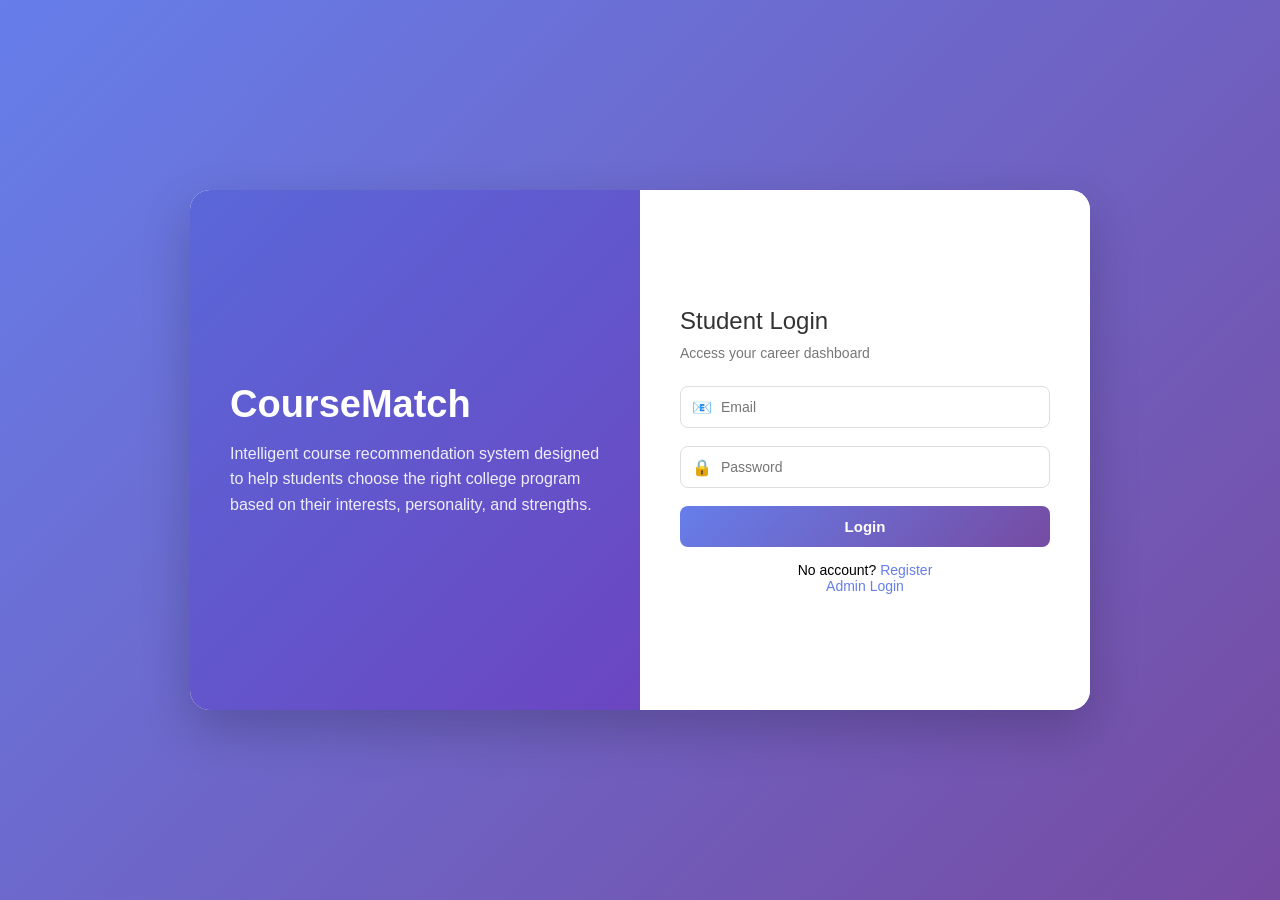
<file: Course Recommender System/index.html>
<!DOCTYPE html>
<html>
<head>
<title>CourseMatch - Login</title>
<link rel="stylesheet" href="style.css">
</head>
<body class="auth-page">

<div class="wrapper">

<!-- Left Section -->   
<div class="left">
    <h1>CourseMatch</h1>
    <p>
        Intelligent course recommendation system designed to help students
        choose the right college program based on their interests,
        personality, and strengths.
    </p>
</div>

<!-- Right Section -->
<div class="right">
    <div class="form-box">

        <div class="form-title">Student Login</div>
        <div class="form-sub">Access your career dashboard</div>

        <div class="input-group">
            <span>📧</span>
            <input id="email" placeholder="Email">
        </div>

        <div class="input-group">
            <span>🔒</span>
            <input id="password" type="password" placeholder="Password">
        </div>

        <button onclick="login()">Login</button>

        <div class="links">
            <p>No account? <a href="register.html">Register</a></p>
            <p><a href="admin-login.html">Admin Login</a></p>
        </div>

    </div>
</div>

</div>

<script src="script.js"></script>
</body>
</html>
</file>
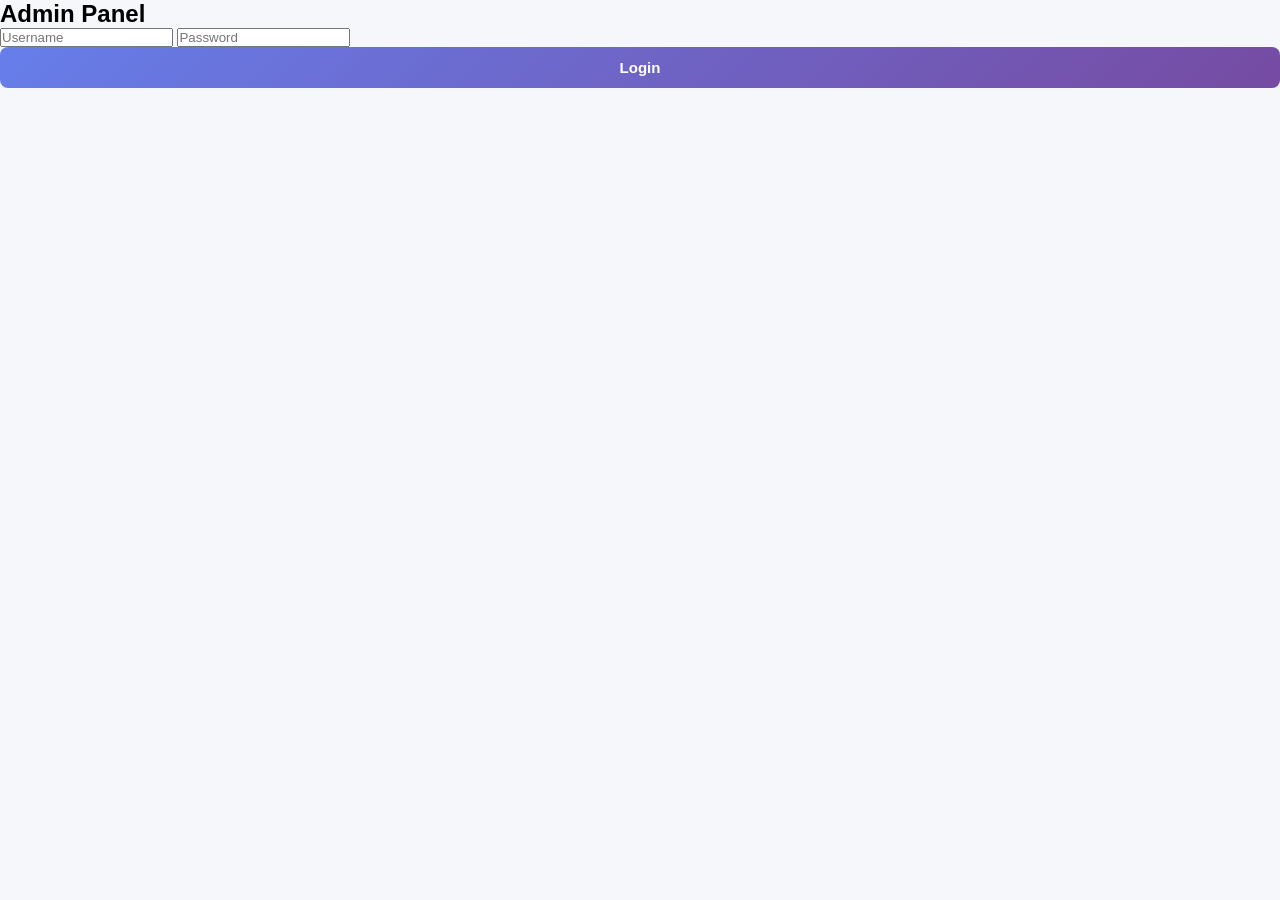
<file: Course Recommender System/admin-login.html>
<!DOCTYPE html>
    <html>
    <head>
    <title>Admin Login</title>
    <link rel="stylesheet" href="style.css">
    </head>
    <body>

    <div class="container">
    <h2>Admin Panel</h2>

    <input id="adminUser" placeholder="Username">
    <input id="adminPass" type="password" placeholder="Password">

    <button onclick="adminLogin()">Login</button>
    </div>

    <script src="script.js"></script>
    </body>
    </html>
</file>
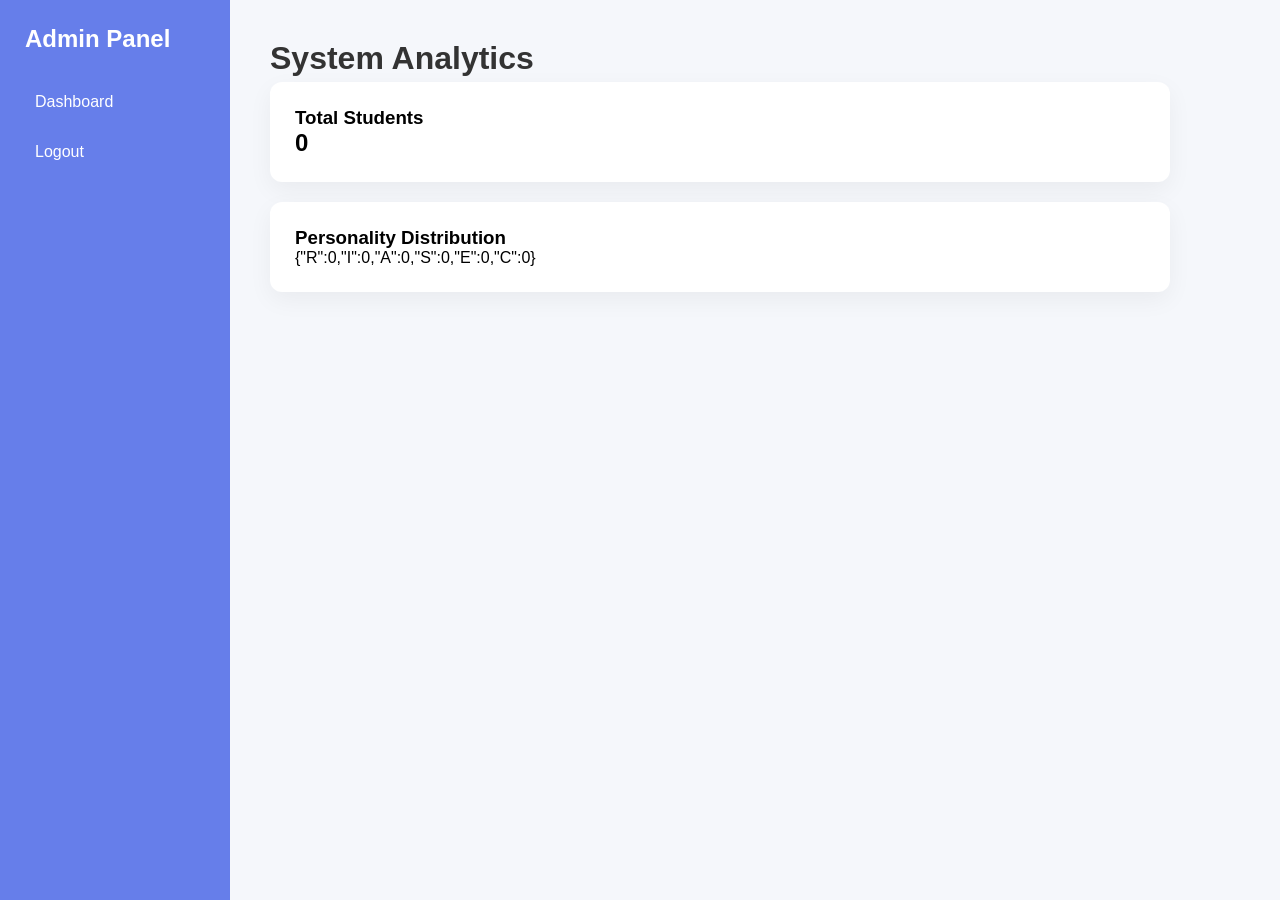
<file: Course Recommender System/admin.html>
<!DOCTYPE html>
<html>
<head>
<title>Admin Dashboard</title>
<link rel="stylesheet" href="style.css">
</head>

<body>

<div class="app">

<div class="sidebar">
<h2>Admin Panel</h2>
<a href="admin.html">Dashboard</a>
<a href="#" onclick="logout()">Logout</a>
</div>

<div class="content">

<div class="page-header">
<h1>System Analytics</h1>
</div>

<div class="card">
<h3>Total Students</h3>
<h2 id="total"></h2>
</div>

<div class="card">
<h3>Personality Distribution</h3>
<div id="traits"></div>
</div>

</div>
</div>

<script>

let students=JSON.parse(localStorage.getItem("students"))||[];

document.getElementById("total").innerText=students.length;

let traits={R:0,I:0,A:0,S:0,E:0,C:0};

students.forEach(s=>{

if(s.riasec){

for(let t in s.riasec){
traits[t]+=s.riasec[t];
}

}

});

document.getElementById("traits").innerHTML=JSON.stringify(traits);

</script>

</body>
</html>
</file>
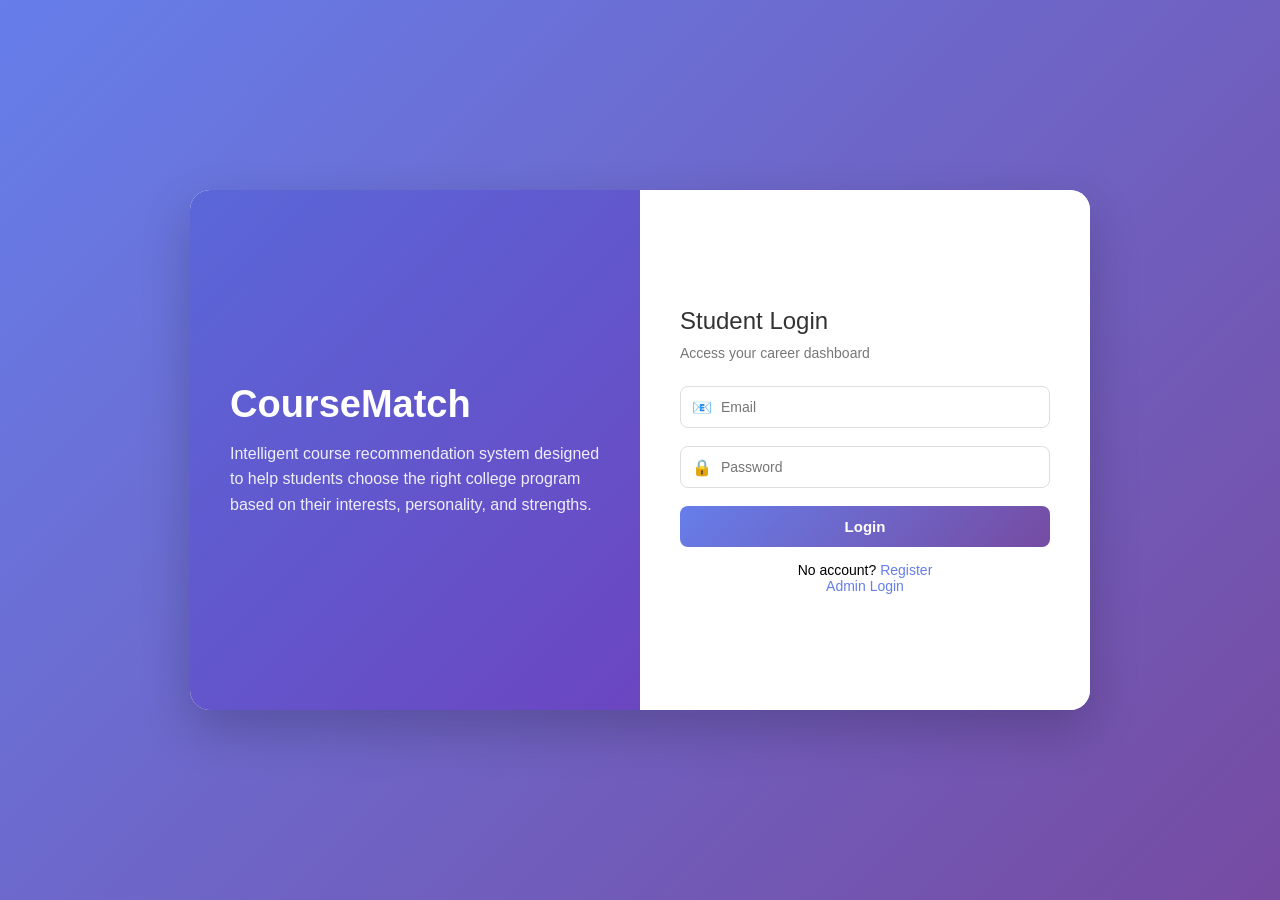
<file: Course Recommender System/dashboard.html>
<!DOCTYPE html>
<html>
<head>
<title>Career Assessment</title>
<link rel="stylesheet" href="style.css">
</head>

<body>

<div class="app">

<div class="sidebar">
<h2>🎓 CourseMatch</h2>

<a href="dashboard.html"><span>📊</span> Assessment</a>
<a href="result.html"><span>🎯</span> Recommendations</a>
<a href="#" onclick="logout()"><span>🚪</span> Logout</a>
</div>

<div class="content">

<div class="page-header">
<h1 id="welcome"></h1>
<p>Answer each question honestly to discover your ideal college program.</p>
</div>

<div class="card assessment-card">

<div class="progress">
<div id="progressBar"></div>
</div>

<h2 id="questionText"></h2>

<div class="answers">
<button onclick="selectAnswer(event,'agree')">👍 Agree</button>
<button onclick="selectAnswer(event,'neutral')">🤔 Neutral</button>
<button onclick="selectAnswer(event,'disagree')">👎 Disagree</button>
</div>

<div class="nav-buttons">
<button onclick="prevQuestion()">Previous</button>
<button onclick="nextQuestion()">Next</button>
</div>

</div>

</div>
</div>

<script src="script.js"></script>

<script>

let user = JSON.parse(localStorage.getItem("currentUser"));

if(!user){
window.location="index.html";
}else{
document.getElementById("welcome").innerText="Welcome, "+user.name;
}

const questions=[

{q:"I enjoy repairing machines.",type:"R"},
{q:"I like building things.",type:"R"},
{q:"I prefer hands-on work.",type:"R"},

{q:"I enjoy solving complex problems.",type:"I"},
{q:"I like doing scientific research.",type:"I"},
{q:"I enjoy analyzing data.",type:"I"},

{q:"I enjoy drawing or creative design.",type:"A"},
{q:"I like expressing ideas creatively.",type:"A"},
{q:"I enjoy making videos or digital media.",type:"A"},

{q:"I enjoy helping people.",type:"S"},
{q:"I enjoy teaching others.",type:"S"},
{q:"I prefer working with people.",type:"S"},

{q:"I enjoy leading projects.",type:"E"},
{q:"I like business activities.",type:"E"},
{q:"I enjoy persuading people.",type:"E"},

{q:"I enjoy organizing data.",type:"C"},
{q:"I enjoy working with numbers.",type:"C"},
{q:"I prefer structured work.",type:"C"}

];

let current=0;
let answers=[];

function loadQuestion(){

document.getElementById("questionText").innerText=
questions[current].q;

let progress=((current+1)/questions.length)*100;

document.getElementById("progressBar").style.width=
progress+"%";

}

function selectAnswer(event,value){

answers[current]=value;

let buttons=document.querySelectorAll(".answers button");

buttons.forEach(btn=>btn.classList.remove("selected"));

event.target.classList.add("selected");

setTimeout(()=>{nextQuestion()},300);

}

function nextQuestion(){

if(current<questions.length-1){
current++;
loadQuestion();
}else{
finishAssessment();
}

}

function prevQuestion(){

if(current>0){
current--;
loadQuestion();
}

}

function finishAssessment(){

let score={R:0,I:0,A:0,S:0,E:0,C:0};

answers.forEach((a,i)=>{

if(a==="agree"){
let type=questions[i].type;
score[type]++;
}

});

let sorted=
Object.entries(score).sort((a,b)=>b[1]-a[1]);

user.personality=sorted[0][0];
user.riasec=score;

localStorage.setItem("currentUser",JSON.stringify(user));

window.location="result.html";

}

loadQuestion();

</script>

<script>
document.body.style.opacity = 0;
window.onload = () => {
document.body.style.transition = "opacity 0.5s";
document.body.style.opacity = 1;
};
</script>

</body>
</html>
</file>
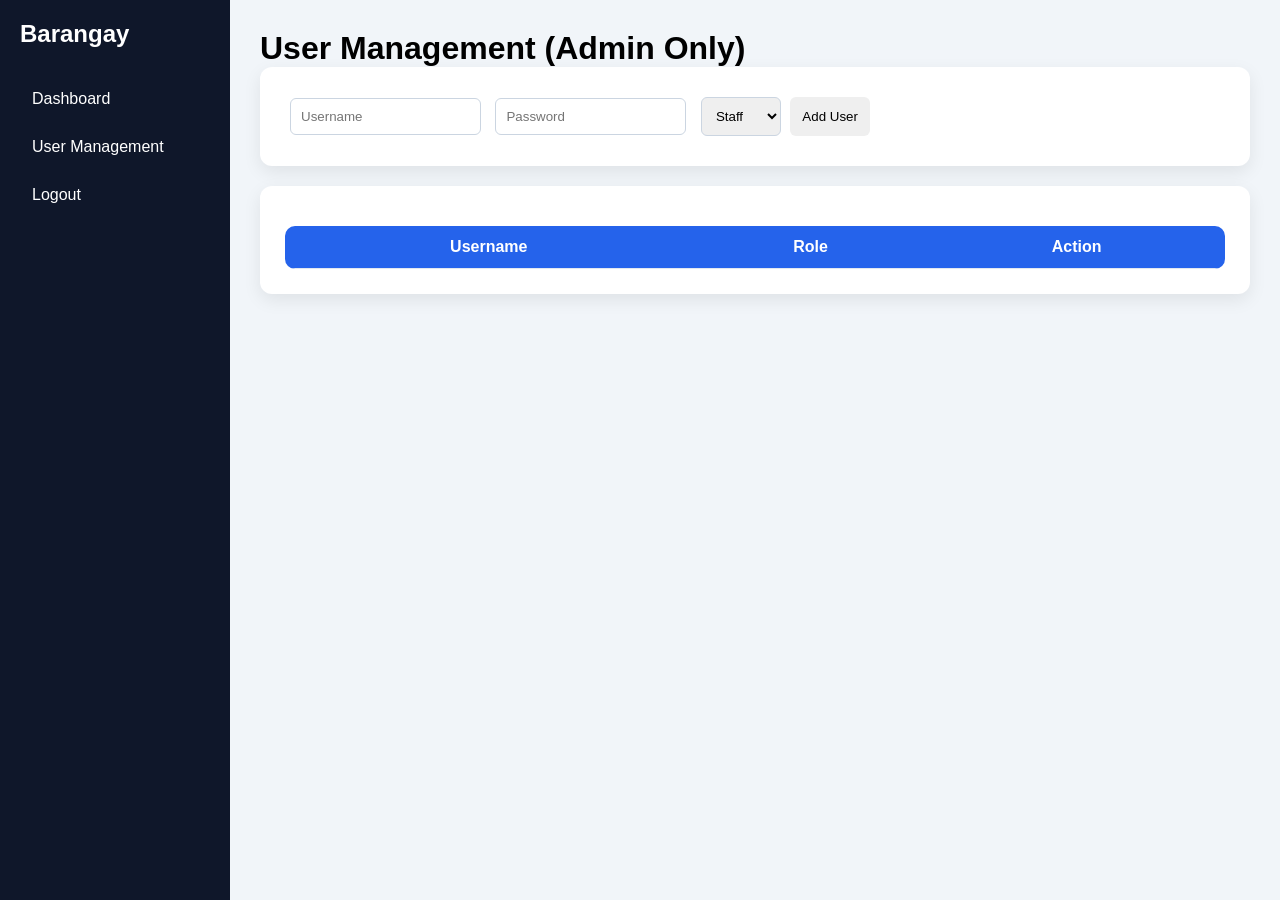
<file: Course Recommender System/barangay-system/users.html>
<!DOCTYPE html>
<html>
<head>
    <title>User Management</title>
    <link rel="stylesheet" href="style.css">
</head>
<body onload="initUsersPage()">

<div class="layout">

    <div class="sidebar">
        <h2>Barangay</h2>
        <ul>
            <li onclick="location.href='dashboard.html'">Dashboard</li>
            <li onclick="location.href='users.html'">User Management</li>
            <li onclick="logout()">Logout</li>
        </ul>
    </div>

    <div class="main">

        <h1>User Management (Admin Only)</h1>

        <div class="box">
            <input type="text" id="newUsername" placeholder="Username">
            <input type="password" id="newPassword" placeholder="Password">

            <select id="newRole">
                <option value="staff">Staff</option>
                <option value="admin">Admin</option>
            </select>

            <button onclick="addUser()">Add User</button>
        </div>

        <div class="box">
            <table>
                <thead>
                    <tr>
                        <th>Username</th>
                        <th>Role</th>
                        <th>Action</th>
                    </tr>
                </thead>
                <tbody id="usersTable"></tbody>
            </table>
        </div>

    </div>

</div>

<script src="auth.js"></script>
</body>
</html>
</file>
<file: Course Recommender System/style.css>
* {
    margin: 0;
    padding: 0;
    box-sizing: border-box;
    font-family: 'Segoe UI', sans-serif;
}

/* ===== DEFAULT (Dashboard/Admin full screen) ===== */
body {
    min-height: 100vh;
    background: #f5f7fb;
}

/* ===== LOGIN / REGISTER CENTERING ===== */
body.auth-page {
    min-height: 100vh;
    background: linear-gradient(135deg, #667eea, #764ba2);
    display: flex;
    justify-content: center;
    align-items: center;
    padding: 20px; /* important for perfect centering */
}

/* Wrapper for login/register */
.wrapper {
    width: 100%;
    max-width: 900px;   /* responsive instead of fixed width */
    height: 520px;
    display: flex;
    border-radius: 20px;
    overflow: hidden;
    box-shadow: 0 20px 50px rgba(0,0,0,0.2);
    background: white;
}

/* Left Section */
.left {
    flex: 1;
    background: linear-gradient(135deg, #5a67d8, #6b46c1);
    color: white;
    padding: 60px 40px;
    display: flex;
    flex-direction: column;
    justify-content: center;
}

.left h1 {
    font-size: 38px;
    margin-bottom: 15px;
}

.left p {
    font-size: 16px;
    opacity: 0.9;
    line-height: 1.6;
}

/* Right Section */
.right {
    flex: 1;
    background: white;
    padding: 50px 40px;
    display: flex;
    flex-direction: column;
    justify-content: center;
}

/* Form */
.form-title {
    font-size: 24px;
    margin-bottom: 10px;
    color: #333;
}

.form-sub {
    font-size: 14px;
    margin-bottom: 25px;
    color: #777;
}

.input-group {
    position: relative;
    margin-bottom: 18px;
}

.input-group input,
.input-group select {
    width: 100%;
    padding: 12px 12px 12px 40px;
    border-radius: 8px;
    border: 1px solid #ddd;
    outline: none;
    font-size: 14px;
}

.input-group span {
    position: absolute;
    left: 12px;
    top: 12px;
    color: #888;
}

/* Button */
button {
    width: 100%;
    padding: 12px;
    background: linear-gradient(135deg, #667eea, #764ba2);
    color: white;
    border: none;
    border-radius: 8px;
    font-size: 15px;
    font-weight: 600;
    cursor: pointer;
    transition: 0.3s;
}

button:hover {
    transform: translateY(-2px);
    box-shadow: 0 5px 15px rgba(0,0,0,0.2);
}

/* Links */
.links {
    margin-top: 15px;
    font-size: 14px;
    text-align: center;
}

.links a {
    color: #667eea;
    text-decoration: none;
    font-weight: 500;
}

/* ===== DASHBOARD ===== */

.app {
    display: flex;
    min-height: 100vh;
}

/* Sidebar */
.sidebar {
    width: 230px;
    background: #667eea;
    color: white;
    padding: 25px;
}

.sidebar h2 {
    margin-bottom: 30px;
}

.sidebar a {
    display: block;
    color: white;
    text-decoration: none;
    margin-bottom: 12px;
    padding: 10px;
    border-radius: 6px;
    transition: 0.3s;
}

.sidebar a:hover {
    background: rgba(255,255,255,0.2);
}

/* Content */
.content {
    flex: 1;
    padding: 40px;
}

/* Header */
.page-header h1 {
    margin-bottom: 5px;
    color: #333;
}

.page-header p {
    color: #777;
    margin-bottom: 25px;
}

/* Card */
.card {
    background: white;
    border-radius: 12px;
    padding: 25px;
    box-shadow: 0 8px 25px rgba(0,0,0,0.05);
    margin-bottom: 20px;
    max-width: 900px;
}

/* Questions */
.question {
    margin-bottom: 18px;
}

.question p {
    margin-bottom: 5px;
    font-weight: 500;
}
.form-box {
    width: 100%;
    max-width: 380px;
}

.logo {
    margin-bottom: 20px;
}

.logo img {
    width: 100px;
}
input:focus, select:focus{
    border-color:#667eea;
    box-shadow:0 0 5px rgba(102,126,234,0.3);
}

.sidebar a.active{
    background:rgba(255,255,255,0.25);
}

.card:hover{
    transform:translateY(-2px);
    transition:0.2s;
}
.answers{
margin-top:10px;
}

.answers button{
margin-right:10px;
padding:8px 14px;
border:none;
border-radius:6px;
background:#667eea;
color:white;
cursor:pointer;
}

.answers button:hover{
background:#5563d6;
}

.progress{
height:10px;
background:#eee;
border-radius:10px;
overflow:hidden;
margin-top:10px;
}

.progress-bar{
height:100%;
width:0%;
background:#667eea;
transition:0.3s;
}
.assessment-card{
max-width:700px;
margin:auto;
text-align:center;
}

.progress{
width:100%;
height:10px;
background:#eee;
border-radius:20px;
margin-bottom:30px;
overflow:hidden;
}

#progressBar{
height:100%;
width:0%;
background:#667eea;
transition:0.4s;
}

.answers{
margin-top:30px;
}

.answers button{
margin:10px;
padding:12px 25px;
border:none;
border-radius:8px;
background:#667eea;
color:white;
font-size:16px;
cursor:pointer;
transition:0.3s;
}

.answers button:hover{
background:#5563d6;
transform:scale(1.05);
}

.nav-buttons{
margin-top:30px;
}

.nav-buttons button{
margin:10px;
padding:10px 20px;
border:none;
border-radius:6px;
background:#444;
color:white;
cursor:pointer;
}
.assessment-card{
max-width:700px;
margin:auto;
text-align:center;
}

.progress{
width:100%;
height:10px;
background:#eee;
border-radius:20px;
margin-bottom:30px;
overflow:hidden;
}

#progressBar{
height:100%;
width:0%;
background:#667eea;
transition:0.4s;
}

.answers{
margin-top:30px;
}

.answers button{
margin:10px;
padding:12px 25px;
border:none;
border-radius:8px;
background:#667eea;
color:white;
font-size:16px;
cursor:pointer;
transition:0.3s;
}

.answers button:hover{
background:#5563d6;
transform:scale(1.05);
}

.answers button.selected{
background:#28a745;
}

.nav-buttons{
margin-top:30px;
}

.nav-buttons button{
margin:10px;
padding:10px 20px;
border:none;
border-radius:6px;
background:#444;
color:white;
cursor:pointer;
}
.course-card{
margin-top:20px;
padding:20px;
border-radius:10px;
background:#fafafa;
box-shadow:0 5px 10px rgba(0,0,0,0.05);
}

.course-card h3{
margin-bottom:5px;
}
.course-card{
margin-top:20px;
padding:22px;
border-radius:12px;
background:#ffffff;
box-shadow:0 6px 15px rgba(0,0,0,0.08);
transition:0.3s;
}

.course-card:hover{
transform:translateY(-5px);
box-shadow:0 12px 25px rgba(0,0,0,0.12);
}

.match-level{
color:#667eea;
font-weight:600;
margin-bottom:6px;
}
.personality-badge{
display:inline-block;
padding:8px 18px;
border-radius:20px;
background:#667eea;
color:white;
font-weight:600;
margin-bottom:10px;
}

.course-card{
background:white;
padding:20px;
border-radius:12px;
margin-top:20px;
box-shadow:0 5px 15px rgba(0,0,0,0.05);
transition:0.3s;
}

.course-card:hover{
transform:translateY(-5px);
box-shadow:0 15px 30px rgba(0,0,0,0.1);
}

.confidence{
font-weight:600;
color:#667eea;
margin-bottom:5px;
}
/* ===== IMPROVED DASHBOARD UI ===== */

.assessment-card{
    max-width:700px;
    margin:auto;
    text-align:center;
}

#questionText{
    font-size:22px;
    margin:30px 0;
    font-weight:600;
}

/* ANSWER BUTTONS */

.answers{
    display:flex;
    gap:20px;
    justify-content:center;
    margin-bottom:30px;
}

.answers button{
    padding:14px 28px;
    border:none;
    border-radius:10px;
    font-size:15px;
    font-weight:600;
    cursor:pointer;
    background:#f1f3f8;
    transition:0.25s;
}

.answers button:hover{
    background:#667eea;
    color:white;
}

.answers button.selected{
    background:#667eea;
    color:white;
}

/* NAV BUTTONS */

.nav-buttons{
    display:flex;
    justify-content:space-between;
}

.nav-buttons button{
    width:140px;
}

/* PROGRESS BAR */

.progress{
    width:100%;
    height:10px;
    background:#eee;
    border-radius:8px;
    margin-bottom:20px;
    overflow:hidden;
}

#progressBar{
    height:100%;
    width:0%;
    background:linear-gradient(90deg,#667eea,#764ba2);
}

/* ===== RESULT PAGE ===== */

.course-card{
    background:white;
    border-radius:12px;
    padding:20px;
    margin:20px 0;
    box-shadow:0 8px 20px rgba(0,0,0,0.05);
    transition:0.3s;
}

.course-card:hover{
    transform:translateY(-5px);
}

.confidence{
    font-weight:bold;
    color:#667eea;
    margin-bottom:8px;
}

.personality-badge{
    display:inline-block;
    padding:10px 18px;
    border-radius:8px;
    background:#667eea;
    color:white;
    font-weight:bold;
    margin:10px 0;
}

/* RADAR CHART CARD */

canvas{
    max-width:500px;
    margin:auto;
}
</file>
<file: Course Recommender System/barangay-system/style.css>
* {
        margin: 0;
        padding: 0;
        box-sizing: border-box;
        font-family: 'Segoe UI', Arial, sans-serif;
    }

    /* ===== LOGIN ===== */

    .login-body {
        height: 100vh;
        background: linear-gradient(135deg, #1e40af, #0f172a);
    }

    .login-container {
        display: flex;
        height: 100vh;
    }

    /* LEFT SIDE */
    .login-left {
        flex: 1;
        color: white;
        display: flex;
        justify-content: center;
        align-items: center;
        text-align: center;
        padding: 40px;
    }

    .branding {
        max-width: 420px;
    }

    .logo {
        width: 130px;
        height: 130px;
        object-fit: cover;
        border-radius: 50%;
        background: white;
        padding: 6px;
        margin-bottom: 25px;
        box-shadow: 0 10px 30px rgba(0,0,0,0.3);
    }

    .login-left h1 {
        font-size: 32px;
        margin-bottom: 10px;
    }

    .login-left p {
        font-size: 15px;
        opacity: 0.9;
    }

    /* RIGHT SIDE */
    .login-right {
        flex: 1;
        display: flex;
        justify-content: center;
        align-items: center;
        background: #f1f5f9;
    }

    .login-form {
        width: 360px;
        padding: 40px;
        background: white;
        border-radius: 12px;
        box-shadow: 0 15px 40px rgba(0,0,0,0.15);
    }

    .login-form h2 {
        margin-bottom: 5px;
    }

    .subtitle {
        color: #64748b;
        margin-bottom: 20px;
    }

    /* INPUTS */
    .login-form input,
    .login-form select {
        width: 100%;
        padding: 12px;
        margin-bottom: 15px;
        border-radius: 6px;
        border: 1px solid #cbd5e1;
        transition: 0.2s;
    }

    .login-form input:focus,
    .login-form select:focus {
        outline: none;
        border-color: #2563eb;
        box-shadow: 0 0 0 2px rgba(37,99,235,0.2);
    }

    /* PASSWORD ICON */
    .password-box {
        position: relative;
}

.password-box input {
    padding-right: 40px; /* space for eye icon */
}

.password-box span {
    position: absolute;
    right: 12px;
    top: 50%;
    transform: translateY(-50%);
    cursor: pointer;
    font-size: 16px;
    color: #64748b;
    user-select: none;
    transition: 0.2s;
}

.password-box span:hover {
    color: #2563eb;
}
    

    /* BUTTONS */
    button {
        padding: 12px;
        border-radius: 6px;
        border: none;
        cursor: pointer;
        font-weight: 500;
        transition: 0.2s;
    }

    .login-form button {
        width: 100%;
        margin-top: 5px;
        background: #2563eb;
        color: white;
    }

    .login-form button:hover {
        background: #1d4ed8;
    }

    .register-btn {
        background: #64748b;
    }

    .register-btn:hover {
        background: #475569;
    }

    .error {
        color: red;
        margin-top: 10px;
        text-align: center;
    }

    /* ===== DASHBOARD ===== */

    .layout {
        display: flex;
        min-height: 100vh;
    }

    /* SIDEBAR */
    .sidebar {
        width: 230px;
        background: #0f172a;
        color: white;
        padding: 20px;
        box-shadow: 4px 0 10px rgba(0,0,0,0.1);
    }

    .sidebar h2 {
        margin-bottom: 30px;
    }

    .sidebar ul {
        list-style: none;
    }

    .sidebar li {
        padding: 12px;
        border-radius: 6px;
        margin-bottom: 6px;
        cursor: pointer;
        transition: 0.2s;
    }

    .sidebar li:hover {
        background: #1e293b;
    }

    .sidebar li.active {
        background: #2563eb;
    }

    /* MAIN AREA */
    .main {
        flex: 1;
        padding: 30px;
        background: #f1f5f9;
    }

    /* TOPBAR */
    .topbar {
        margin-bottom: 20px;
    }

    /* CARDS */
    .card {
        background: white;
        padding: 25px;
        width: 240px;
        border-radius: 12px;
        box-shadow: 0 6px 18px rgba(0,0,0,0.08);
        margin-bottom: 20px;
    }

    .card p {
        font-size: 32px;
        color: #2563eb;
        margin-top: 10px;
    }

    /* BOXES */
    .box {
        background: white;
        padding: 25px;
        margin-bottom: 20px;
        border-radius: 12px;
        box-shadow: 0 6px 18px rgba(0,0,0,0.08);
    }

    /* FORM INPUTS */
    .box input,
    .box select {
        padding: 10px;
        margin: 5px;
        border: 1px solid #cbd5e1;
        border-radius: 6px;
    }

    .box input:focus {
        outline: none;
        border-color: #2563eb;
    }

    /* TABLE */
    table {
        width: 100%;
        border-collapse: collapse;
        margin-top: 15px;
        background: white;
        border-radius: 10px;
        overflow: hidden;
    }

    th {
        background: #2563eb;
        color: white;
    }

    th, td {
        padding: 12px;
        border-bottom: 1px solid #e2e8f0;
    }

    tr:hover {
        background: #f8fafc;
    }

    /* ACTION BUTTONS */
    .edit-btn {
        background: #10b981;
    }

    .delete-btn {
        background: #ef4444;
    }

    /* ANIMATION */
    #dashboardSection,
    #residentSection {
        animation: fadeIn 0.3s ease;
    }

    @keyframes fadeIn {
        from { opacity: 0; transform: translateY(6px); }
        to { opacity: 1; transform: translateY(0); }
    }

    /* ===== DARK MODE ===== */

    .dark-mode .main {
        background: #020617;
    }

    .dark-mode .box,
    .dark-mode .card {
        background: #1e293b;
        color: white;
    }

    .dark-mode table {
        background: #1e293b;
        color: white;
    }

    .dark-mode th {
        background: #334155;
    }
    .topbar {
    display: flex;
    justify-content: space-between;
    align-items: center;
    margin-bottom: 20px;
}

.topbar-right {
    display: flex;
    align-items: center;
    gap: 10px;
    font-size: 14px;
}

/* ===== ROLE BADGE ===== */
.role-badge {
    padding: 4px 10px;
    border-radius: 20px;
    font-size: 12px;
    font-weight: 600;
    color: white;
}

.admin-badge {
    background: #2563eb;
}

.staff-badge {
    background: #64748b;
}
</file>
